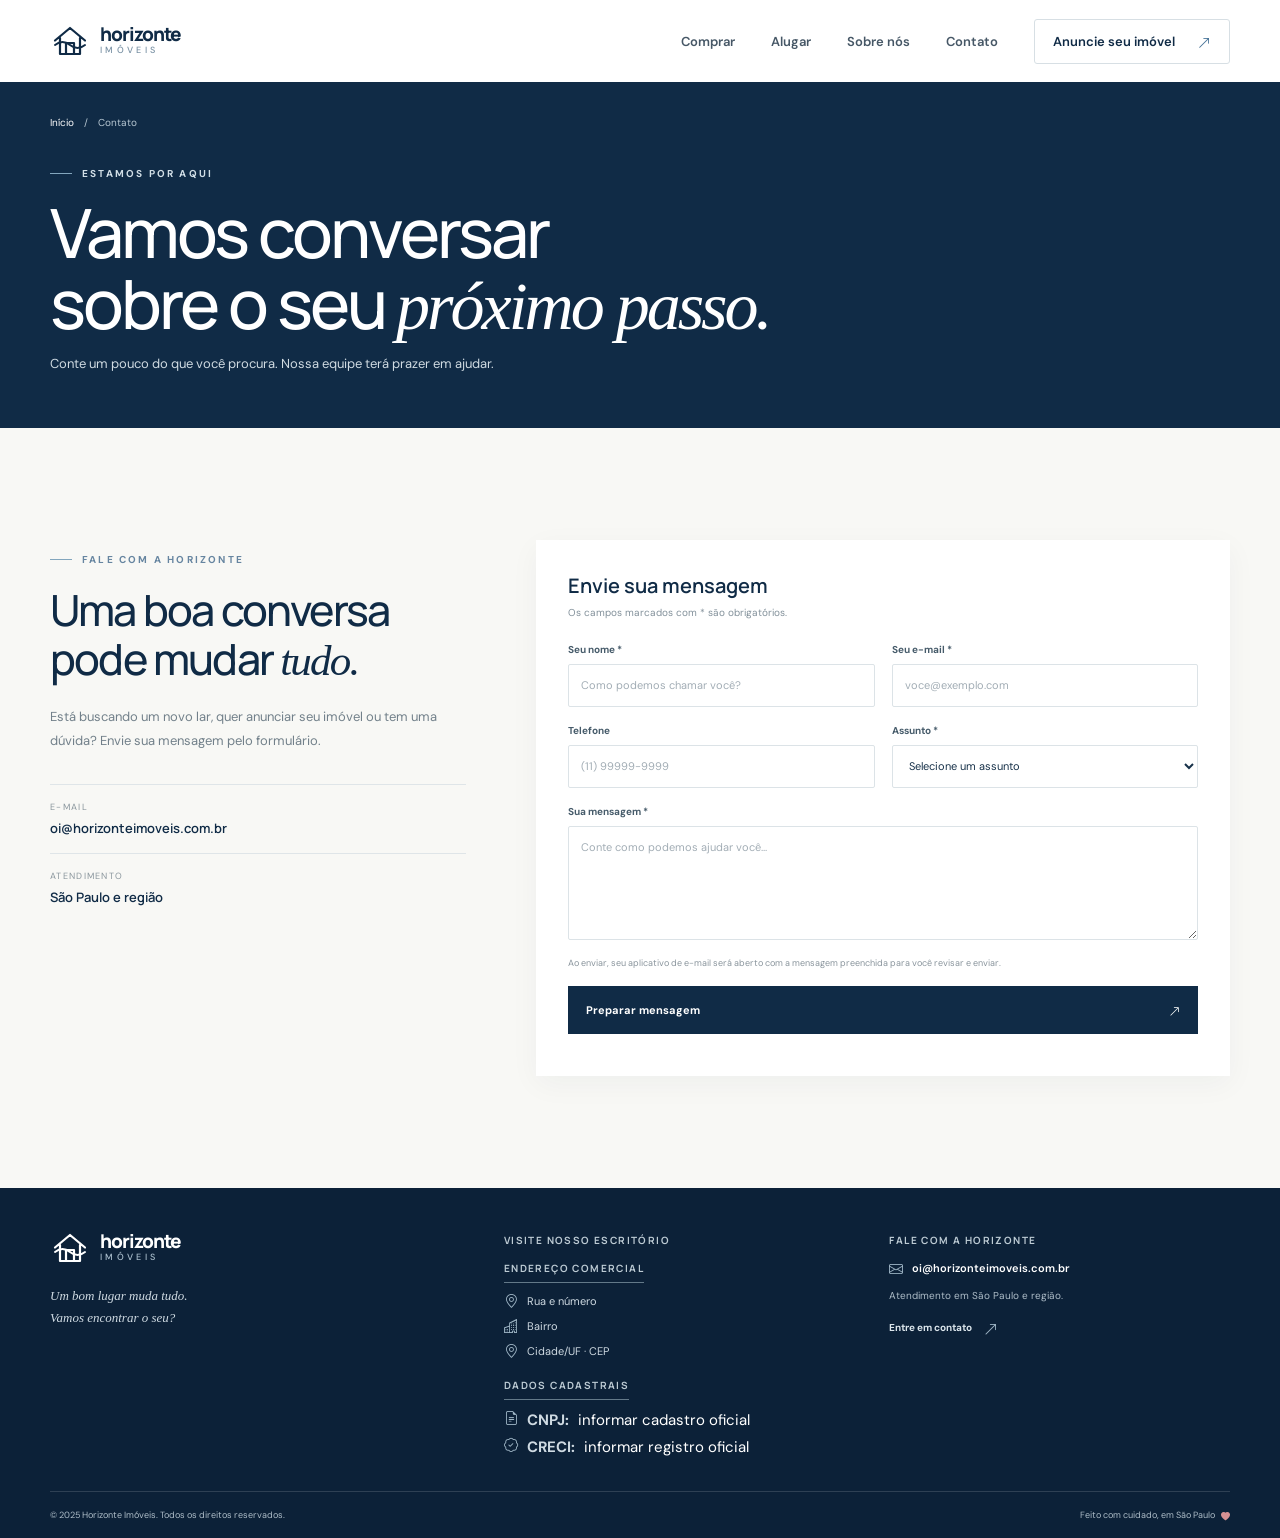
<file: contato.html>
<!doctype html>
<html lang="pt-BR">
  <head>
    <meta charset="utf-8">
    <meta name="viewport" content="width=device-width, initial-scale=1">
    <meta name="theme-color" content="#102b46">
    <meta name="description" content="Entre em contato com a Horizonte Imóveis. Conte como podemos ajudar você a encontrar seu próximo lugar.">
    <title>Contato | Horizonte Imóveis</title>
    <link rel="preconnect" href="https://fonts.googleapis.com">
    <link rel="preconnect" href="https://fonts.gstatic.com" crossorigin>
    <link href="https://fonts.googleapis.com/css2?family=DM+Sans:wght@400;500;600;700&amp;family=Manrope:wght@400;500;600;700;800&amp;display=swap" rel="stylesheet">
    <link rel="stylesheet" href="https://cdn.jsdelivr.net/npm/bootstrap-icons@1.13.2/font/bootstrap-icons.min.css">
    <link rel="stylesheet" href="lib/css/styles.css?v=nav-hover-effects">
    <script src="lib/js/properties.js" defer></script>
    <script src="lib/js/pages.js" defer></script>
  </head>
  <body>
    <a class="skip-link" href="#conteudo">Pular para o conteúdo</a>
    <header class="site-header">
      <div class="container header-inner">
        <a class="brand" href="index.html" aria-label="Horizonte Imóveis, início">
          <span class="brand-mark" aria-hidden="true">
            <svg viewBox="0 0 40 40" fill="none"><path d="M5 19.5 20 7l15 12.5M10 17v16h20V17M16 33V22h8v11" stroke="currentColor" stroke-width="2.2" stroke-linecap="round" stroke-linejoin="round"></path><path d="M5 24c5-4 10-4 15 0s10 4 15 0" stroke="currentColor" stroke-width="2" stroke-linecap="round"></path></svg>
          </span>
          <span class="brand-name">
            horizonte
            <span>imóveis</span>
          </span>
        </a>
        <button class="menu-toggle" type="button" aria-label="Abrir menu" aria-expanded="false" aria-controls="main-nav">
          <span></span>
          <span></span>
          <span></span>
        </button>
        <nav class="main-nav" id="main-nav" aria-label="Navegação principal">
          <a href="imoveis.html">Comprar</a>
          <a href="imoveis.html">Alugar</a>
          <a href="sobre-nos.html">Sobre nós</a>
          <a href="contato.html" aria-current="page">Contato</a>
          <a class="nav-cta" href="#contact-form">
            Anuncie seu imóvel&#32;
            <span aria-hidden="true"><i class="bi bi-arrow-up-right" aria-hidden="true"></i></span>
          </a>
        </nav>
      </div>
    </header>
    <main id="conteudo" class="contact-page">
      <section class="catalog-intro contact-intro">
        <div class="container">
          <div class="breadcrumbs">
            <a href="index.html">Início</a>
            <span>/</span>
            <span>Contato</span>
          </div>
          <span class="eyebrow">
            <span></span>
             Estamos por aqui
          </span>
          <h1>
            Vamos conversar<br>sobre o seu&#32;
            <em>próximo passo.</em>
          </h1>
          <p>Conte um pouco do que você procura. Nossa equipe terá prazer em ajudar.</p>
        </div>
      </section>
      <section class="contact-main section-pad">
        <div class="container contact-layout">
          <aside class="contact-aside">
            <span class="eyebrow">
              <span></span>
               Fale com a Horizonte
            </span>
            <h2>
              Uma boa conversa<br>pode mudar&#32;
              <em>tudo.</em>
            </h2>
            <p>Está buscando um novo lar, quer anunciar seu imóvel ou tem uma dúvida? Envie sua mensagem pelo formulário.</p>
            <div class="contact-detail">
              <small>E-mail</small>
              <a href="mailto:oi@horizonteimoveis.com.br">oi@horizonteimoveis.com.br</a>
            </div>
            <div class="contact-detail">
              <small>Atendimento</small>
              <span>São Paulo e região</span>
            </div>
          </aside>
          <form class="contact-form" id="contact-form">
            <div class="form-heading">
              <h2>Envie sua mensagem</h2>
              <p>Os campos marcados com * são obrigatórios.</p>
            </div>
            <div class="form-grid">
              <label class="form-field">
                <span>Seu nome *</span>
                <input type="text" name="name" autocomplete="name" placeholder="Como podemos chamar você?" required>
              </label>
              <label class="form-field">
                <span>Seu e-mail *</span>
                <input type="email" name="email" autocomplete="email" placeholder="voce@exemplo.com" required>
              </label>
              <label class="form-field">
                <span>Telefone</span>
                <input type="tel" name="phone" autocomplete="tel" placeholder="(11) 99999-9999">
              </label>
              <label class="form-field">
                <span>Assunto *</span>
                <select name="subject" required>
                  <option value="" disabled selected>Selecione um assunto</option>
                  <option>Quero comprar um imóvel</option>
                  <option>Quero alugar um imóvel</option>
                  <option>Quero anunciar meu imóvel</option>
                  <option>Outra dúvida</option>
                </select>
              </label>
              <label class="form-field form-message">
                <span>Sua mensagem *</span>
                <textarea name="message" rows="5" placeholder="Conte como podemos ajudar você..." required></textarea>
              </label>
            </div>
            <p class="form-note">Ao enviar, seu aplicativo de e-mail será aberto com a mensagem preenchida para você revisar e enviar.</p>
            <div class="form-submit-row">
              <button class="filter-submit" type="submit">
                Preparar mensagem&#32;
                <span><i class="bi bi-arrow-up-right" aria-hidden="true"></i></span>
              </button>
              <p class="form-status" id="form-status" aria-live="polite"></p>
            </div>
          </form>
        </div>
      </section>
    </main>
    <footer class="site-footer">
      <div class="container footer-directory">
        <div class="footer-brand-block">
          <a class="brand brand-footer" href="index.html" aria-label="Horizonte Imóveis, início">
            <span class="brand-mark" aria-hidden="true">
              <svg viewBox="0 0 40 40" fill="none"><path d="M5 19.5 20 7l15 12.5M10 17v16h20V17M16 33V22h8v11" stroke="currentColor" stroke-width="2.2" stroke-linecap="round" stroke-linejoin="round"></path><path d="M5 24c5-4 10-4 15 0s10 4 15 0" stroke="currentColor" stroke-width="2" stroke-linecap="round"></path></svg>
            </span>
            <span class="brand-name">
              horizonte
              <span>imóveis</span>
            </span>
          </a>
          <p>Um bom lugar muda tudo.<br>Vamos encontrar o seu?</p>
        </div>
        <section class="footer-info" aria-labelledby="footer-address-title">
          <h2 id="footer-address-title">Visite nosso escritório</h2>
          <h3 class="footer-subtitle">Endereço comercial</h3>
          <address>
            <span class="footer-detail">
              <i class="bi bi-geo-alt" aria-hidden="true"></i>
              Rua e número
            </span>
            <span class="footer-detail">
              <i class="bi bi-buildings" aria-hidden="true"></i>
              Bairro
            </span>
            <span class="footer-detail">
              <i class="bi bi-geo-alt" aria-hidden="true"></i>
              Cidade/UF · CEP
            </span>
          </address>
          <h3 class="footer-subtitle">Dados cadastrais</h3>
          <div class="footer-legal">
            <span class="footer-detail">
              <i class="bi bi-file-earmark-text" aria-hidden="true"></i>
              <strong>CNPJ:</strong>
               informar cadastro oficial
            </span>
            <span class="footer-detail">
              <i class="bi bi-patch-check" aria-hidden="true"></i>
              <strong>CRECI:</strong>
               informar registro oficial
            </span>
          </div>
        </section>
        <section class="footer-info" aria-labelledby="footer-contact-title">
          <h2 id="footer-contact-title">Fale com a Horizonte</h2>
          <a class="footer-email footer-detail" href="mailto:oi@horizonteimoveis.com.br">
            <i class="bi bi-envelope" aria-hidden="true"></i>
            oi@horizonteimoveis.com.br
          </a>
          <p>Atendimento em São Paulo e região.</p>
          <a class="footer-contact-link" href="contato.html">
            Entre em contato&#32;
            <span aria-hidden="true"><i class="bi bi-arrow-up-right" aria-hidden="true"></i></span>
          </a>
        </section>
      </div>
      <div class="container footer-bottom">
        <span>© 2025 Horizonte Imóveis. Todos os direitos reservados.</span>
        <span>
          Feito com cuidado, em São Paulo&#32;
          <span class="heart"><i class="bi bi-heart-fill" aria-hidden="true"></i></span>
        </span>
      </div>
    </footer>
  </body>
</html>
</file>
<file: lib/css/styles.css>
:root{--navy:#102b46;--navy-dark:#0c2138;--blue:#416f95;--sky:#e7f0f5;--ink:#18324a;--muted:#73808b;--paper:#f8f8f5;--white:#fff;--serif:Georgia,"Times New Roman",serif;--sans:"DM Sans",sans-serif;--display:"Manrope","DM Sans",sans-serif}*{box-sizing:border-box}html{scroll-behavior:smooth}body{margin:0;color:var(--ink);font-family:var(--sans);font-size:15px;-webkit-font-smoothing:antialiased}a{color:inherit;text-decoration:none}button,input,select{font:inherit}.container{width:min(1180px,calc(100% - 72px));margin-inline:auto}.skip-link{position:absolute;left:16px;top:-100px;z-index:100;background:white;padding:12px}.skip-link:focus{top:12px}.site-header{height:82px;background:#fff;position:relative;z-index:10}.header-inner{height:100%;display:flex;align-items:center;justify-content:space-between}.brand{display:flex;align-items:center;gap:10px;color:var(--navy)}.brand-mark{width:40px;height:40px;display:block}.brand-mark svg{width:100%;height:100%}.brand-name{font:800 19px/1 var(--display);letter-spacing:-1px}.brand-name>span{display:block;font:500 9px/1.5 var(--sans);letter-spacing:3.3px;text-transform:uppercase;color:#7890a3}.main-nav{display:flex;align-items:center;gap:36px;font-size:13px;font-weight:600;color:#465766}.main-nav>a:not(.nav-cta){position:relative;transition:color .2s}.main-nav>a:not(.nav-cta)::after{position:absolute;left:0;bottom:-7px;width:0;height:2px;background:var(--blue);content:"";transition:width .22s ease}.main-nav>a:not(.nav-cta):hover,.main-nav>a:not(.nav-cta):focus-visible{color:var(--blue)}.main-nav>a:not(.nav-cta):hover::after,.main-nav>a:not(.nav-cta):focus-visible::after{width:100%}.nav-cta{padding:13px 18px;border:1px solid #d7dfe4;border-radius:3px;color:var(--navy);transition:background-color .2s,border-color .2s,color .2s}.nav-cta:hover,.nav-cta:focus-visible{background:var(--blue);border-color:var(--blue);color:#fff}.nav-cta:hover span,.nav-cta:hover .bi,.nav-cta:focus-visible span,.nav-cta:focus-visible .bi{color:#fff}.nav-cta span,.nav-cta .bi{margin-left:10px;color:var(--blue)}.menu-toggle{display:none}.hero{height:650px;min-height:600px;position:relative;display:flex;align-items:center;color:white;background:var(--navy-dark);overflow:hidden}.hero-image,.hero-shade{position:absolute;inset:0}.hero-image{background:url("https://images.unsplash.com/photo-1600607687939-ce8a6c25118c?auto=format&fit=crop&w=2000&q=90") center 55%/cover no-repeat;transform:scale(1.015)}.hero-shade{background:linear-gradient(90deg,rgba(10,29,48,.88) 0%,rgba(13,37,58,.71) 42%,rgba(11,28,44,.14) 100%),linear-gradient(0deg,rgba(9,26,42,.28),transparent 32%)}.hero-content{position:relative;z-index:1;padding-top:0}.eyebrow{display:flex;align-items:center;gap:10px;color:#6685a0;font-size:10px;font-weight:700;letter-spacing:2.2px;text-transform:uppercase}.eyebrow>span:first-child{width:22px;height:1px;background:#83a6bd}.hero-eyebrow{color:#e2edf3}.hero h1,.section-heading h2,.about-copy h2,.contact h2{font:500 clamp(52px,6.2vw,78px)/1.04 var(--display);letter-spacing:-3.6px;margin:24px 0 15px}.hero h1 em,.section-heading h2 em,.about-copy h2 em,.contact h2 em{font-family:var(--serif);font-weight:400}.hero-content>p{font-size:15px;color:#e3eaf0;max-width:420px;line-height:1.7;margin:0 0 31px}.search-panel{background:#fff;color:var(--ink);width:min(770px,100%);padding:0 20px 18px;border-radius:4px;box-shadow:0 18px 42px #10213635}.search-tabs{display:flex;gap:26px;border-bottom:1px solid #e9edf0}.search-tab{position:relative;background:none;border:0;padding:17px 2px 13px;color:#84909a;cursor:pointer;font-weight:600;font-size:12px}.search-tab.is-active{color:var(--navy)}.search-tab.is-active:after{content:"";position:absolute;left:0;right:0;bottom:-1px;height:2px;background:var(--blue)}.search-fields{display:grid;grid-template-columns:1.55fr 1fr auto;gap:22px;align-items:end;padding-top:16px}.search-field{display:grid;gap:8px;font-size:10px;font-weight:700;color:#344a5b}.search-field .bi{font-size:18px;color:#7790a3;flex:none}.input-wrap{display:flex;gap:8px;align-items:center;border-right:1px solid #e1e7eb}.search-field input,.search-field select{border:0;outline:0;color:#667684;background:transparent;font-size:12px;width:100%;padding:0}.search-field select{height:19px}.search-field input::placeholder{color:#9ca8b0}.search-submit{height:46px;padding:0 18px;border:0;border-radius:3px;background:var(--navy);color:white;display:flex;gap:9px;align-items:center;justify-content:center;cursor:pointer;font-size:12px;font-weight:700;transition:background .2s}.search-submit:hover{background:#254e6e}.search-submit .bi{font-size:17px}.hero-note{display:flex;align-items:center;gap:12px;color:#e3eaf0;font-size:11px;margin-top:23px}.hero-note strong{color:white}.avatar-stack{display:flex;padding-left:2px}.avatar-stack i{width:24px;height:24px;border:2px solid #e7edf0;border-radius:50%;background:#d9b89c;color:#365269;display:grid;place-items:center;font:700 7px var(--sans);font-style:normal;margin-left:-4px}.avatar-stack i:nth-child(2){background:#a9bdba}.avatar-stack i:nth-child(3){background:#e7edf0}.scroll-cue{position:absolute;z-index:2;right:max(36px,calc((100% - 1180px)/2));bottom:30px;display:flex;align-items:center;gap:14px;color:#f0f3f5;font-size:10px;letter-spacing:.5px}.scroll-cue-button{display:grid;place-items:center;flex:0 0 44px;width:44px;height:44px;border:1px solid #ffffff8c;border-radius:50%;background:#ffffff16;color:#fff;font-size:17px;transition:background-color .2s,border-color .2s}.scroll-cue:hover .scroll-cue-button,.scroll-cue:focus-visible .scroll-cue-button{background:var(--blue);border-color:var(--blue)}.scroll-cue:focus-visible{outline:2px solid #fff;outline-offset:4px}.section-pad{padding:112px 0}.featured{background:var(--paper)}.section-heading{display:flex;justify-content:space-between;align-items:end;margin-bottom:45px}.section-heading h2,.contact h2{font-size:48px;line-height:1.12;letter-spacing:-2px;margin:18px 0 0;color:var(--navy)}.heading-aside{max-width:280px;padding-bottom:6px}.heading-aside p{font-size:13px;line-height:1.7;color:#79858e;margin:0 0 16px}.text-link{font-size:12px;font-weight:700;color:var(--navy)}.text-link span{margin-left:10px;color:#6d8ba2}.property-grid{display:grid;grid-template-columns:repeat(3,1fr);gap:24px}.property-card{background:white;min-width:0;box-shadow:0 4px 18px #1a385008;transition:transform .22s,box-shadow .22s}.property-card:hover{transform:translateY(-4px);box-shadow:0 12px 28px #1a385014}.property-card[hidden]{display:none}.property-photo{height:235px;position:relative;overflow:hidden;background:#dae2e7}.property-photo img{width:100%;height:100%;object-fit:cover;display:block;transition:transform .5s}.property-card:hover .property-photo img{transform:scale(1.04)}.property-tag{position:absolute;top:15px;left:15px;background:#fff;color:var(--navy);font-size:9px;font-weight:700;padding:8px 11px;letter-spacing:.4px}.property-tag-light{background:#e7f0f5}.property-body{padding:20px 20px 18px}.property-location{font-size:10px;color:#758490;display:flex;align-items:center;gap:5px}.pin{font-size:16px;color:#6485a0}.property-body h3{font:600 16px/1.4 var(--display);letter-spacing:-.3px;margin:10px 0 13px;color:var(--navy)}.property-features{display:flex;gap:14px;padding:12px 0 16px;border-bottom:1px solid #edf0f1;color:#71808a;font-size:10px}.property-bottom{display:flex;align-items:end;justify-content:space-between;padding-top:14px}.property-bottom>div{display:grid;gap:5px}.property-bottom small{font-size:9px;color:#89949c}.property-bottom strong{font:700 17px var(--display);color:var(--navy)}.property-bottom strong small{font:500 10px var(--sans)}.property-bottom>a{display:grid;place-items:center;width:31px;height:31px;border:1px solid #dce4e9;border-radius:50%;color:var(--blue);font-size:15px}.all-properties{text-align:center;margin-top:38px}.button-outline,.button-light{display:inline-flex;align-items:center;gap:22px;border:1px solid #bac8d1;padding:14px 18px;color:var(--navy);font-weight:700;font-size:11px}.button-outline span,.button-light span{font-size:15px;color:#67859a}.empty-state{text-align:center;color:#74818b;padding:34px 0}.about{background:var(--navy);color:white}.about-grid{display:grid;grid-template-columns:1fr 1fr;gap:90px;align-items:center}.about-visual{position:relative;padding:0 22px 22px 0}.about-visual>img{display:block;width:100%;height:505px;object-fit:cover}.about-visual:after{content:"";position:absolute;z-index:0;right:0;bottom:0;width:76%;height:78%;border:1px solid #8da8b860}.about-stamp{position:absolute;z-index:1;top:28px;left:-22px;width:92px;height:92px;background:#f8f8f5;color:var(--navy);border-radius:50%;display:flex;flex-direction:column;align-items:center;justify-content:center;transform:rotate(-10deg);font-size:9px}.about-stamp strong{font:700 21px var(--display);line-height:1.1}.about-caption{position:absolute;z-index:2;bottom:47px;left:26px;font:italic 14px/1.6 var(--serif);color:#fff;text-shadow:0 1px 6px #142536}.about-copy{padding:16px 0}.eyebrow-light{color:#c3d2dc}.about-copy h2{font-size:52px;line-height:1.06;letter-spacing:-2px;color:white;margin:22px 0}.about-copy>p{max-width:470px;color:#d0dbe2;font-size:13px;line-height:1.85;margin:0 0 13px}.button-light{border-color:#ffffff5c;color:white;margin-top:20px}.button-light span{color:#d3e0e7}.about-numbers{display:flex;gap:38px;border-top:1px solid #ffffff33;margin-top:40px;padding-top:22px}.about-numbers>div{display:grid;gap:5px}.about-numbers strong{font:600 26px var(--display)}.about-numbers strong span{color:#a8c4d5}.about-numbers small{font-size:9px;color:#bdcbd4}.contact{background:#edf2f4;padding:76px 0}.contact-inner{display:flex;align-items:center;justify-content:space-between}.contact h2{font-size:46px}.contact-link{display:grid;gap:10px;font-size:11px;color:#77838c}.contact-link strong{font:600 16px var(--display);color:var(--navy)}.contact-link i{font-style:normal;color:#608099;margin-left:12px}.site-footer{background:var(--navy-dark);color:white;padding:40px 0 0}.footer-main{display:flex;align-items:center;gap:32px;padding-bottom:31px}.brand-footer{color:#fff}.brand-footer .brand-name>span{color:#adc1cf}.footer-main>p{font:italic 13px/1.6 var(--serif);color:#cfdae2;margin:0 auto 0 0}.footer-social{display:flex;gap:9px}.footer-social a{width:31px;height:31px;display:grid;place-items:center;border:1px solid #ffffff44;border-radius:50%;font-size:11px}.footer-bottom{border-top:1px solid #ffffff24;display:flex;justify-content:space-between;padding:17px 0;color:#aebdc8;font-size:9px}.heart{color:#d59093;margin-left:4px}.property-card.search-hidden{display:none}
@media(max-width:900px){.container{width:min(100% - 48px,720px)}.main-nav{gap:20px}.main-nav>a{font-size:12px}.nav-cta{padding:11px 12px}.hero{height:630px}.property-grid{gap:14px}.property-photo{height:190px}.property-body{padding:17px 14px}.property-features{gap:8px;font-size:9px}.about-grid{gap:45px}.about-visual>img{height:440px}.about-copy h2{font-size:44px}.about-numbers{gap:22px}}
@media(max-width:680px){.container{width:calc(100% - 40px)}.site-header{height:70px}.brand-mark{width:35px;height:35px}.brand-name{font-size:17px}.menu-toggle{display:flex;width:40px;height:40px;flex-direction:column;align-items:center;justify-content:center;gap:5px;border:1px solid #d9e0e5;background:white;border-radius:3px}.menu-toggle span{height:1.5px;width:17px;background:var(--navy);transition:transform .2s}.menu-toggle[aria-expanded=true] span:first-child{transform:translateY(6.5px) rotate(45deg)}.menu-toggle[aria-expanded=true] span:nth-child(2){opacity:0}.menu-toggle[aria-expanded=true] span:last-child{transform:translateY(-6.5px) rotate(-45deg)}.main-nav{position:absolute;display:none;top:70px;left:0;right:0;background:white;padding:12px 20px 22px;box-shadow:0 12px 20px #14253612;align-items:stretch;gap:0;flex-direction:column}.main-nav.is-open{display:flex}.main-nav>a:not(.nav-cta){align-self:flex-start;width:max-content;max-width:100%;padding:14px 0;border-bottom:1px solid #edf0f1}.nav-cta{margin-top:14px;text-align:center}.hero{height:auto;min-height:700px;align-items:flex-start;padding:94px 0 78px}.hero-image{background-position:61% center}.hero-shade{background:linear-gradient(90deg,#0c2239dc 0%,#0c2239b5 65%,#0c223970 100%),linear-gradient(0deg,#0c223940,transparent)}.hero h1{font-size:55px;letter-spacing:-2.5px;margin-top:22px}.hero-content>p{font-size:13px;max-width:340px}.search-panel{padding:0 15px 15px}.search-fields{grid-template-columns:1fr 1fr;gap:15px}.location-field{grid-column:1/-1}.input-wrap{border-right:0;border-bottom:1px solid #e1e7eb;padding-bottom:9px}.type-field select{border-bottom:1px solid #e1e7eb;padding-bottom:9px}.search-submit{grid-column:1/-1;width:100%;height:44px}.hero-note{font-size:10px;line-height:1.5;max-width:315px}.scroll-cue{right:20px;bottom:20px}.scroll-cue span:first-child{display:none}.section-pad{padding:76px 0}.section-heading{display:block;margin-bottom:30px}.section-heading h2,.contact h2{font-size:41px}.heading-aside{margin-top:15px;max-width:340px}.property-grid{grid-template-columns:1fr;gap:18px}.property-photo{height:240px}.property-body{padding:18px}.property-features{font-size:10px;gap:17px}.about-grid{grid-template-columns:1fr;gap:30px}.about-visual{padding-right:15px}.about-visual>img{height:340px}.about-stamp{left:-9px;width:78px;height:78px}.about-copy h2{font-size:47px}.about-numbers{gap:20px;justify-content:space-between}.about-numbers strong{font-size:23px}.about-numbers small{font-size:8px}.contact-inner{display:block}.contact h2{margin-bottom:25px}.contact-link strong{font-size:14px}.footer-main{flex-wrap:wrap;gap:16px}.footer-main>p{width:100%;order:2}.footer-social{margin-left:auto}.footer-bottom{gap:10px;flex-direction:column;font-size:8px}.empty-state{font-size:13px;line-height:1.6}}
@media(prefers-reduced-motion:reduce){*,*::before,*::after{scroll-behavior:auto!important;transition:none!important}}

.search-field{min-width:0}.search-field select{min-width:0;max-width:100%}@media(max-width:680px){.type-field{grid-column:1/-1}.type-field select{width:100%}}

.catalog-intro{background:var(--navy);color:white;padding:34px 0 62px}.breadcrumbs{display:flex;gap:10px;font-size:10px;color:#b8c8d3;margin-bottom:38px}.breadcrumbs a{color:white}.catalog-intro .eyebrow{color:#d2dfe7}.catalog-intro h1{font:500 clamp(44px,6vw,68px)/1.05 var(--display);letter-spacing:-3px;margin:17px 0 12px}.catalog-intro h1 em{font-family:var(--serif);font-weight:400}.catalog-intro> .container>p{color:#d0dbe2;font-size:13px;margin:0}.catalog-list{background:var(--paper);padding-top:65px}.catalog-toolbar{display:flex;justify-content:space-between;align-items:end;margin-bottom:28px}.catalog-toolbar h2{font:600 22px var(--display);color:var(--navy);margin:10px 0 0}.results-count{font-size:11px;color:#75838d}.results-count strong{color:var(--navy)}.catalog-grid{row-gap:24px}.pagination{display:flex;align-items:center;justify-content:center;gap:24px;margin:44px 0 0}.page-numbers{display:flex;gap:7px}.page-number,.page-arrow{height:38px;min-width:38px;border:1px solid #d8e0e5;background:white;color:var(--navy);display:inline-flex;align-items:center;justify-content:center;border-radius:2px;cursor:pointer;font-size:12px}.page-number.is-current{background:var(--navy);border-color:var(--navy);color:white}.page-arrow{gap:8px;padding:0 12px}.page-arrow:disabled{opacity:.42;cursor:default}.catalog-footnote{text-align:center;color:#89949c;font-size:10px;margin:26px 0 0}@media(max-width:680px){.catalog-intro{padding:26px 0 42px}.breadcrumbs{margin-bottom:28px}.catalog-intro h1{font-size:48px}.catalog-toolbar{align-items:flex-start;gap:12px;flex-direction:column}.catalog-list{padding-top:48px}.pagination{gap:12px;margin-top:34px}.page-arrow{padding:0 9px}.page-arrow span{font-size:10px}.catalog-footnote{font-size:9px}}

.catalog-filters{display:grid;grid-template-columns:repeat(4,minmax(0,1fr));gap:14px;background:#fff;border:1px solid #e7ebed;padding:20px;margin-bottom:38px}.catalog-filter{display:grid;gap:7px;min-width:0;color:#465b6a;font-size:10px;font-weight:700}.catalog-filter input,.catalog-filter select{height:42px;min-width:0;width:100%;border:1px solid #dce3e7;border-radius:2px;background:#fff;color:var(--ink);padding:0 11px;font-size:11px;outline-color:#7899b0}.catalog-filter input::placeholder{color:#a2adb5}.filter-actions{display:flex;align-items:end;gap:14px;grid-column:1/-1}.filter-submit{height:42px;padding:0 18px;border:0;background:var(--navy);color:#fff;font-size:11px;font-weight:700;cursor:pointer}.filter-submit span{padding-left:15px}.filter-submit .bi{margin-left:15px}.filter-reset{height:42px;border:0;background:transparent;color:#648099;text-decoration:underline;font-size:10px;cursor:pointer}.no-results{background:#fff;padding:32px;text-align:center;color:#71808a;font-size:13px}.catalog-grid[hidden],.pagination[hidden]{display:none}@media(max-width:900px){.catalog-filters{grid-template-columns:repeat(2,minmax(0,1fr))}}@media(max-width:680px){.catalog-filters{grid-template-columns:1fr 1fr;gap:12px;padding:15px}.catalog-filter{font-size:9px}.catalog-filter input,.catalog-filter select{font-size:11px;padding-inline:8px}.location-filter{grid-column:1/-1}.filter-actions{align-items:center;gap:12px}.filter-submit{flex:1;padding:0 10px}.filter-reset{font-size:9px}}

.about-story{background:var(--paper)}.about-story-grid{display:grid;grid-template-columns:1fr 1fr;gap:76px;align-items:center}.about-story-image{position:relative;padding:0 18px 18px 0}.about-story-image:after{content:"";position:absolute;z-index:0;right:0;bottom:0;width:76%;height:77%;border:1px solid #6b879b70}.about-story-image img{position:relative;z-index:1;width:100%;height:490px;display:block;object-fit:cover}.about-story-image>span{position:absolute;z-index:2;left:24px;bottom:38px;color:#fff;font:italic 15px var(--serif);text-shadow:0 1px 7px #102b46}.about-story-copy h2,.contact-aside h2{font:500 clamp(34px,4vw,48px)/1.15 var(--display);letter-spacing:-1.8px;color:var(--navy);margin:19px 0}.about-story-copy h2 em,.contact-aside h2 em,.values-heading h2 em{font-family:var(--serif);font-weight:400}.about-story-copy>p,.contact-aside>p{color:#72808a;font-size:13px;line-height:1.9;margin:0 0 14px}.about-story-copy .button-outline{margin-top:13px}.about-values{background:#edf2f4}.values-heading{text-align:center}.values-heading .eyebrow{justify-content:center}.values-heading h2{font:500 39px/1.2 var(--display);letter-spacing:-1.5px;color:var(--navy);margin:18px 0 42px}.values-heading h2 em{font-family:var(--serif);font-weight:400}.values-grid{display:grid;grid-template-columns:repeat(3,1fr);gap:18px}.values-grid article{background:#fff;padding:27px 25px;min-height:185px}.values-grid article>span{font:600 11px var(--display);color:#7390a5}.values-grid h3{font:700 16px var(--display);color:var(--navy);margin:18px 0 10px}.values-grid p{font-size:12px;line-height:1.7;color:#79858d;margin:0}.about-page>.contact{background:#edf2f4}.about-page>.contact .contact-inner{gap:25px}.contact-layout{display:grid;grid-template-columns:.75fr 1.25fr;gap:70px;align-items:start}.contact-main{background:var(--paper)}.contact-aside{padding:13px 0}.contact-aside h2{font-size:43px}.contact-detail{display:grid;gap:6px;padding:16px 0;border-top:1px solid #dfe5e8}.contact-detail:first-of-type{margin-top:30px}.contact-detail small{font-size:9px;text-transform:uppercase;letter-spacing:1.3px;color:#8a969d}.contact-detail a,.contact-detail>span{font:600 13px var(--display);color:var(--navy)}.contact-form{background:#fff;padding:32px;box-shadow:0 8px 28px #17364c0b}.form-heading{margin-bottom:24px}.form-heading h2{font:600 20px var(--display);color:var(--navy);margin:0 0 7px}.form-heading p{font-size:10px;color:#82909a;margin:0}.form-grid{display:grid;grid-template-columns:1fr 1fr;gap:17px}.form-field{display:grid;gap:8px;color:#465b6a;font-size:10px;font-weight:700}.form-field input,.form-field select,.form-field textarea{width:100%;min-width:0;border:1px solid #dce3e7;border-radius:2px;padding:12px;background:#fff;color:var(--ink);font:400 11px var(--sans);outline-color:#7899b0}.form-field input,.form-field select{height:43px}.form-field textarea{resize:vertical;line-height:1.6}.form-field input::placeholder,.form-field textarea::placeholder{color:#a2adb5}.form-message{grid-column:1/-1}.form-note{font-size:9px;color:#89949c;line-height:1.6;margin:16px 0}.form-submit-row{display:flex;align-items:center;gap:16px}.form-submit-row .filter-submit{min-width:180px}.form-status{font-size:10px;color:#426c87;line-height:1.5}.contact-intro{padding-bottom:56px}@media(max-width:900px){.about-story-grid{gap:40px}.contact-layout{gap:36px}.contact-aside h2{font-size:37px}}@media(max-width:680px){.about-story-grid,.contact-layout{grid-template-columns:1fr;gap:32px}.about-story-image img{height:330px}.about-story-copy h2,.contact-aside h2{font-size:36px}.values-heading h2{font-size:31px}.values-grid{grid-template-columns:1fr;gap:12px}.values-grid article{min-height:0;padding:21px}.values-grid h3{margin:12px 0 7px}.contact-form{padding:21px 16px}.form-grid{grid-template-columns:1fr;gap:14px}.form-message{grid-column:auto}.form-submit-row{align-items:flex-start;flex-direction:column;gap:9px}.form-submit-row .filter-submit{width:100%}.about-page>.contact .contact-inner{display:block}.about-page>.contact .button-outline{margin-top:20px}}

.property-image-link{display:block;width:100%;height:100%}.property-title-link{color:inherit}.property-title-link:hover{color:var(--blue)}.detail-shell{background:var(--paper);padding-top:38px}.detail-heading{display:flex;justify-content:space-between;align-items:end;gap:24px;margin:25px 0 28px}.detail-heading h1{font:600 clamp(30px,4vw,44px)/1.15 var(--display);letter-spacing:-1.7px;color:var(--navy);margin:14px 0 9px}.detail-location{color:#72818b;font-size:12px;margin:0}.detail-price{display:grid;gap:5px;text-align:right;flex:none}.detail-price small,.detail-price span{font-size:10px;color:#85919a}.detail-price strong{font:700 24px var(--display);color:var(--navy)}.photo-gallery{display:grid;grid-template-columns:minmax(0,1fr) 120px;gap:10px}.gallery-main{position:relative;min-width:0;height:510px;background:#dbe3e7;overflow:hidden}.gallery-image-button{display:block;width:100%;height:100%;padding:0;border:0;background:transparent;cursor:zoom-in}.gallery-image-button img{width:100%;height:100%;object-fit:cover;display:block}.gallery-thumbnails{height:510px;max-height:510px;display:grid;grid-template-rows:repeat(6,minmax(0,1fr));grid-auto-rows:76px;gap:10px;overflow-y:auto}.gallery-thumb{min-height:0;padding:0;border:2px solid transparent;background:#dbe3e7;cursor:pointer;overflow:hidden}.gallery-thumb[aria-current=true]{border-color:var(--blue)}.gallery-thumb img{display:block;width:100%;height:100%;object-fit:cover}.gallery-step{position:absolute;z-index:2;top:50%;transform:translateY(-50%);width:42px;height:42px;border:0;border-radius:50%;background:#fffE;color:var(--navy);font:400 29px/1 var(--sans);cursor:pointer;display:grid;place-items:center}.gallery-prev{left:16px}.gallery-next{right:16px}.gallery-counter{position:absolute;right:16px;bottom:15px;padding:7px 10px;background:#0c2138c9;color:white;font-size:10px}.detail-layout{display:grid;grid-template-columns:minmax(0,1fr) 280px;gap:55px;align-items:start;padding:48px 0 20px}.detail-main>section{padding-bottom:35px;margin-bottom:32px;border-bottom:1px solid #e1e6e8}.detail-main h2{font:600 21px var(--display);color:var(--navy);margin:0 0 17px}.detail-overview>p{font-size:13px;line-height:1.85;color:#6f7e88;max-width:760px;margin:0 0 26px}.detail-highlights{display:grid;grid-template-columns:repeat(4,1fr);border:1px solid #e0e6e9;background:#fff}.detail-highlights>div{display:grid;justify-items:center;gap:5px;padding:18px 8px;border-right:1px solid #e8edef}.detail-highlights>div:last-child{border-right:0}.detail-highlights>div>span{font-size:18px;color:#64849a}.detail-highlights strong{font:700 16px var(--display);color:var(--navy)}.detail-highlights small{font-size:9px;color:#818d96}.detail-features ul{display:grid;grid-template-columns:1fr 1fr;gap:13px 26px;list-style:none;padding:0;margin:0}.detail-features li{position:relative;padding-left:20px;font-size:12px;color:#657581}.detail-features li:before{content:"✓";position:absolute;left:0;color:#64849a}.detail-specs dl{display:grid;grid-template-columns:1fr 1fr;margin:0;background:#fff;border:1px solid #e4e9eb}.detail-specs dl>div{display:flex;justify-content:space-between;gap:10px;padding:12px 15px;border-bottom:1px solid #edf0f1}.detail-specs dt{font-size:10px;color:#82909a}.detail-specs dd{margin:0;text-align:right;font-size:10px;font-weight:700;color:var(--navy)}.demo-note{font-size:9px;line-height:1.5;color:#89949c;margin:12px 0 0}.detail-contact-card{position:sticky;top:22px;background:#fff;padding:25px;box-shadow:0 8px 24px #15334a0b}.detail-contact-card h2{font:600 27px/1.2 var(--display);letter-spacing:-.7px;color:var(--navy);margin:18px 0 10px}.detail-contact-card>p{font-size:11px;line-height:1.7;color:#76838d;margin:0 0 19px}.detail-contact-button{display:flex;align-items:center;justify-content:space-between;padding:14px 15px;background:var(--navy);color:#fff;font-size:11px;font-weight:700}.detail-contact-button span,.detail-contact-button .bi{font-size:16px}.detail-email{display:block;margin-top:14px;color:#607e94;font-size:10px;text-align:center}.detail-not-found{padding:100px 0}.detail-not-found h1{font:600 36px var(--display);color:var(--navy)}.detail-not-found p{color:#71808a}.photo-dialog{position:fixed;inset:0;max-width:none;max-height:none;width:100vw;height:100vh;margin:0;padding:52px 80px;background:#071522f5;border:0;color:#fff}.photo-dialog::backdrop{background:#071522ee}.photo-dialog[open]{display:flex;align-items:center;justify-content:center}.photo-dialog>img{max-width:100%;max-height:100%;object-fit:contain}.dialog-close{position:absolute;right:25px;top:18px;border:0;background:transparent;color:white;font-size:34px;cursor:pointer}.dialog-prev{left:24px}.dialog-next{right:24px}.dialog-counter{position:absolute;bottom:20px;left:50%;transform:translateX(-50%);color:#fff;font-size:11px}@media(max-width:900px){.photo-gallery{grid-template-columns:minmax(0,1fr) 90px}.gallery-main{height:420px}.gallery-thumbnails{height:420px;max-height:420px;grid-template-rows:repeat(6,minmax(0,1fr))}.detail-layout{grid-template-columns:minmax(0,1fr) 240px;gap:30px}}@media(max-width:680px){.detail-shell{padding-top:26px}.detail-heading{align-items:flex-start;flex-direction:column}.detail-price{text-align:left}.detail-price strong{font-size:22px}.photo-gallery{display:flex;flex-direction:column;gap:8px}.gallery-main{height:300px}.gallery-thumbnails{height:auto;max-height:none;display:flex;overflow-x:auto;grid-template-rows:none;gap:8px}.gallery-thumb{flex:0 0 82px;height:64px}.gallery-step{width:36px;height:36px;font-size:25px}.gallery-prev{left:10px}.gallery-next{right:10px}.detail-layout{grid-template-columns:1fr;gap:10px;padding-top:32px}.detail-contact-card{position:static;order:-1;margin-bottom:15px}.detail-highlights{grid-template-columns:1fr 1fr}.detail-highlights>div:nth-child(2){border-right:0}.detail-highlights>div:nth-child(-n+2){border-bottom:1px solid #e8edef}.detail-features ul,.detail-specs dl{grid-template-columns:1fr}.detail-specs dl>div{padding:11px 12px}.photo-dialog{padding:55px 12px}.dialog-prev{left:9px}.dialog-next{right:9px}.dialog-close{right:11px}}

.detail-heading .eyebrow #detail-tag{width:auto;height:auto;background:transparent}

.detail-shell .breadcrumbs{color:#71808a}.detail-shell .breadcrumbs a{color:var(--navy);font-weight:600}.gallery-rail{height:510px;min-width:0;display:flex;flex-direction:column;gap:8px}.gallery-thumbnails{height:auto;max-height:none;min-height:0;flex:1;display:flex;flex-direction:column;gap:8px;overflow-x:hidden;overflow-y:auto;scroll-behavior:smooth;scrollbar-width:none;-ms-overflow-style:none}.gallery-thumb{flex:0 0 76px;width:100%;height:76px}.gallery-scroll-button{flex:0 0 30px;width:100%;height:30px;border:1px solid #d8e0e5;background:#fff;color:var(--navy);cursor:pointer;font-size:16px;line-height:1}.gallery-scroll-button:disabled{opacity:.35;cursor:default}@media(max-width:900px){.gallery-rail{height:420px}}@media(max-width:680px){.gallery-rail{height:auto;display:grid;grid-template-columns:32px minmax(0,1fr) 32px;align-items:center;gap:8px}.gallery-scroll-up{transform:rotate(-90deg)}.gallery-scroll-down{transform:rotate(-90deg)}.gallery-thumbnails{width:100%;height:auto;max-height:none;display:flex;flex-direction:row;overflow-x:auto;overflow-y:hidden;scroll-snap-type:x proximity}.gallery-thumb{flex:0 0 82px;width:82px;height:64px;scroll-snap-align:start}.gallery-scroll-button{width:32px;height:32px;padding:0}}

.gallery-thumbnails::-webkit-scrollbar{display:none}

.about-contact-cta{transition:background-color .2s,border-color .2s,color .2s}
.about-contact-cta:hover,.about-contact-cta:focus-visible{background:var(--blue);border-color:var(--blue);color:#fff}
.about-contact-cta:hover span,.about-contact-cta:hover .bi,.about-contact-cta:focus-visible span,.about-contact-cta:focus-visible .bi{color:#fff}
@media(max-width:680px){.search-fields .type-field select{width:100%;height:42px;min-height:42px;padding:0 4px;border:0;border-bottom:1px solid #e1e7eb;border-radius:0;background-color:#fff;color:#667684;font-size:12px;line-height:normal;box-sizing:border-box;appearance:auto;-webkit-appearance:menulist}}
.form-submit-row{display:block;width:100%}.form-submit-row .filter-submit{display:flex;align-items:center;justify-content:space-between;width:100%;min-width:0;min-height:48px;height:48px;padding:0 18px;box-sizing:border-box}.form-submit-row .filter-submit span{margin-left:auto}.form-submit-row .filter-submit .bi{margin-left:auto}.form-submit-row .form-status{margin:10px 0 0}
.hero .search-panel{width:min(900px,100%);padding:0 20px 20px}.hero .search-fields{grid-template-columns:repeat(4,minmax(0,1fr));gap:13px 18px;padding-top:17px}.hero .location-field{grid-column:span 2}.hero .search-field{min-width:0;gap:6px}.hero .search-field input,.hero .search-field select{width:100%;height:40px;min-height:40px;min-width:0;padding:0 8px;border:1px solid #e1e7eb;border-radius:2px;background:#fff;color:#526574;font-size:12px;box-sizing:border-box}.hero .location-field .input-wrap{height:40px;padding:0 8px;border:1px solid #e1e7eb;border-radius:2px}.hero .location-field .input-wrap input{height:100%;padding:0;border:0}.hero .search-field select{appearance:auto;-webkit-appearance:menulist}.hero .search-submit{grid-column:1/-1;width:100%;height:46px;margin-top:2px}
.hero{height:auto}
@media(max-width:900px){.hero .search-fields{grid-template-columns:repeat(2,minmax(0,1fr))}.hero .location-field{grid-column:1/-1}}
@media(max-width:680px){.hero .search-panel{padding:0 14px 14px}.hero .search-fields{grid-template-columns:repeat(2,minmax(0,1fr));gap:12px;padding-top:14px}.hero .location-field{grid-column:1/-1}.hero .search-field{font-size:9px}.hero .search-field input,.hero .search-field select{height:42px;min-height:42px;font-size:12px}.hero .location-field .input-wrap{height:42px}.hero .search-submit{height:46px}}
.hero .location-field .input-wrap{display:flex;width:100%;min-width:0;overflow:hidden;border:1px solid #d3dde3;background:#fff}.hero .location-field .input-wrap input[type=search]{flex:1 1 auto;width:0;min-width:0;height:100%;padding:0;background:transparent;border:0;outline:0;box-shadow:none;appearance:none;-webkit-appearance:none}.hero .location-field .input-wrap .bi{flex:0 0 18px}
@media(max-width:680px){.gallery-rail{grid-template-columns:32px minmax(0,1fr) 32px;gap:8px;align-items:center}.gallery-scroll-button{position:relative;display:block;width:32px;height:64px;min-width:32px;min-height:64px;padding:0;align-self:center;justify-self:center;transform:none;font-size:0}.gallery-scroll-button .bi{font-size:20px;line-height:1}}
.footer-directory{display:grid;grid-template-columns:1.2fr 1fr 1fr;gap:45px;padding-bottom:34px}.footer-brand-block{display:grid;align-content:start;gap:17px}.footer-brand-block>p{font:italic 13px/1.7 var(--serif);color:#cfdae2;margin:0}.footer-info h2{font:700 10px var(--display);letter-spacing:1.4px;text-transform:uppercase;color:#bdcbd4;margin:5px 0 14px}.footer-info address{display:grid;gap:8px;margin:0;font-style:normal;color:#cfdae2;font-size:11px;line-height:1.55}.footer-detail{display:flex;align-items:flex-start;gap:9px;min-width:0}.footer-detail .bi{flex:0 0 14px;width:14px;margin-top:1px;color:#9fb6c6;font-size:14px}.footer-legal{display:grid;gap:7px}.footer-info address strong{color:white;font-weight:600}.footer-info p{font-size:10px;line-height:1.6;color:#aebdc8;margin:12px 0 0}.footer-info .footer-legal{margin-top:15px}.footer-legal strong{color:#cfdae2}.footer-email{width:max-content;max-width:100%;font-size:11px;font-weight:600;color:#fff}.footer-contact-link{display:inline-flex;align-items:center;gap:12px;margin-top:14px;color:#dce6ec;font-size:10px;font-weight:700}.footer-contact-link span,.footer-contact-link .bi{color:#9fb6c6;font-size:14px}.footer-bottom{gap:16px}
@media(max-width:680px){.footer-directory{grid-template-columns:1fr;gap:24px;padding-bottom:27px}.footer-brand-block{gap:12px}.footer-info h2{margin:0 0 10px}.footer-info address{gap:5px}.footer-info .footer-legal{margin-top:10px}.footer-bottom{align-items:flex-start}}
.footer-subtitle{display:table;font:700 10px var(--display);letter-spacing:1.4px;text-transform:uppercase;color:#bdcbd4;margin:0 0 10px}.footer-subtitle::after{content:"";display:block;width:100%;border-bottom:1px solid #637989;margin-top:7px}.footer-info address+.footer-subtitle{margin-top:18px}.footer-info .footer-legal{margin-top:10px}@media(max-width:680px){.footer-subtitle{margin:0 0 10px}.footer-info address+.footer-subtitle{margin-top:16px}.footer-info .footer-legal{margin-top:10px}}

.property-card[hidden]{display:none!important}

.bi{display:inline-block;line-height:1;vertical-align:-.125em}.property-location .bi{color:#6485a0}.property-bottom>a .bi,.footer-contact-link .bi,.contact-link .bi,.button-outline .bi,.button-light .bi{color:#9fb6c6}.site-footer .heart{color:#d59093}

/* Menu da página de imóveis: navegação responsiva sem JavaScript. */
.catalog-menu-toggle{position:absolute;width:1px;height:1px;padding:0;margin:-1px;overflow:hidden;clip:rect(0,0,0,0);white-space:nowrap;border:0}.catalog-menu-button{display:none}.catalog-menu-toggle:focus-visible+.catalog-menu-button{outline:2px solid #416f95;outline-offset:3px}.pagination .page-number,.pagination .page-arrow{cursor:pointer}.pagination .page-arrow.is-disabled{cursor:default}.pagination .page-arrow.is-disabled{opacity:.42}
@media(max-width:680px){.catalog-menu-button{display:flex}.catalog-menu-toggle:checked~.main-nav{display:flex}.catalog-menu-toggle:checked+.catalog-menu-button span:first-child{transform:translateY(6.5px) rotate(45deg)}.catalog-menu-toggle:checked+.catalog-menu-button span:nth-child(2){opacity:0}.catalog-menu-toggle:checked+.catalog-menu-button span:last-child{transform:translateY(-6.5px) rotate(-45deg)}}


.pagination a.page-arrow.is-disabled{pointer-events:none}

/* Todo o card leva à página do imóvel; controles internos ficam acima do link. */
.property-card{position:relative}.property-card-link{position:absolute;inset:0;z-index:1;border-radius:inherit}.property-card-link:focus-visible{outline:3px solid var(--blue);outline-offset:4px}.property-card:hover .property-body h3{color:var(--blue)}.property-card-arrow{display:grid;place-items:center;width:31px;height:31px;border:1px solid #dce4e9;border-radius:50%;color:var(--blue);font-size:15px}
</file>
